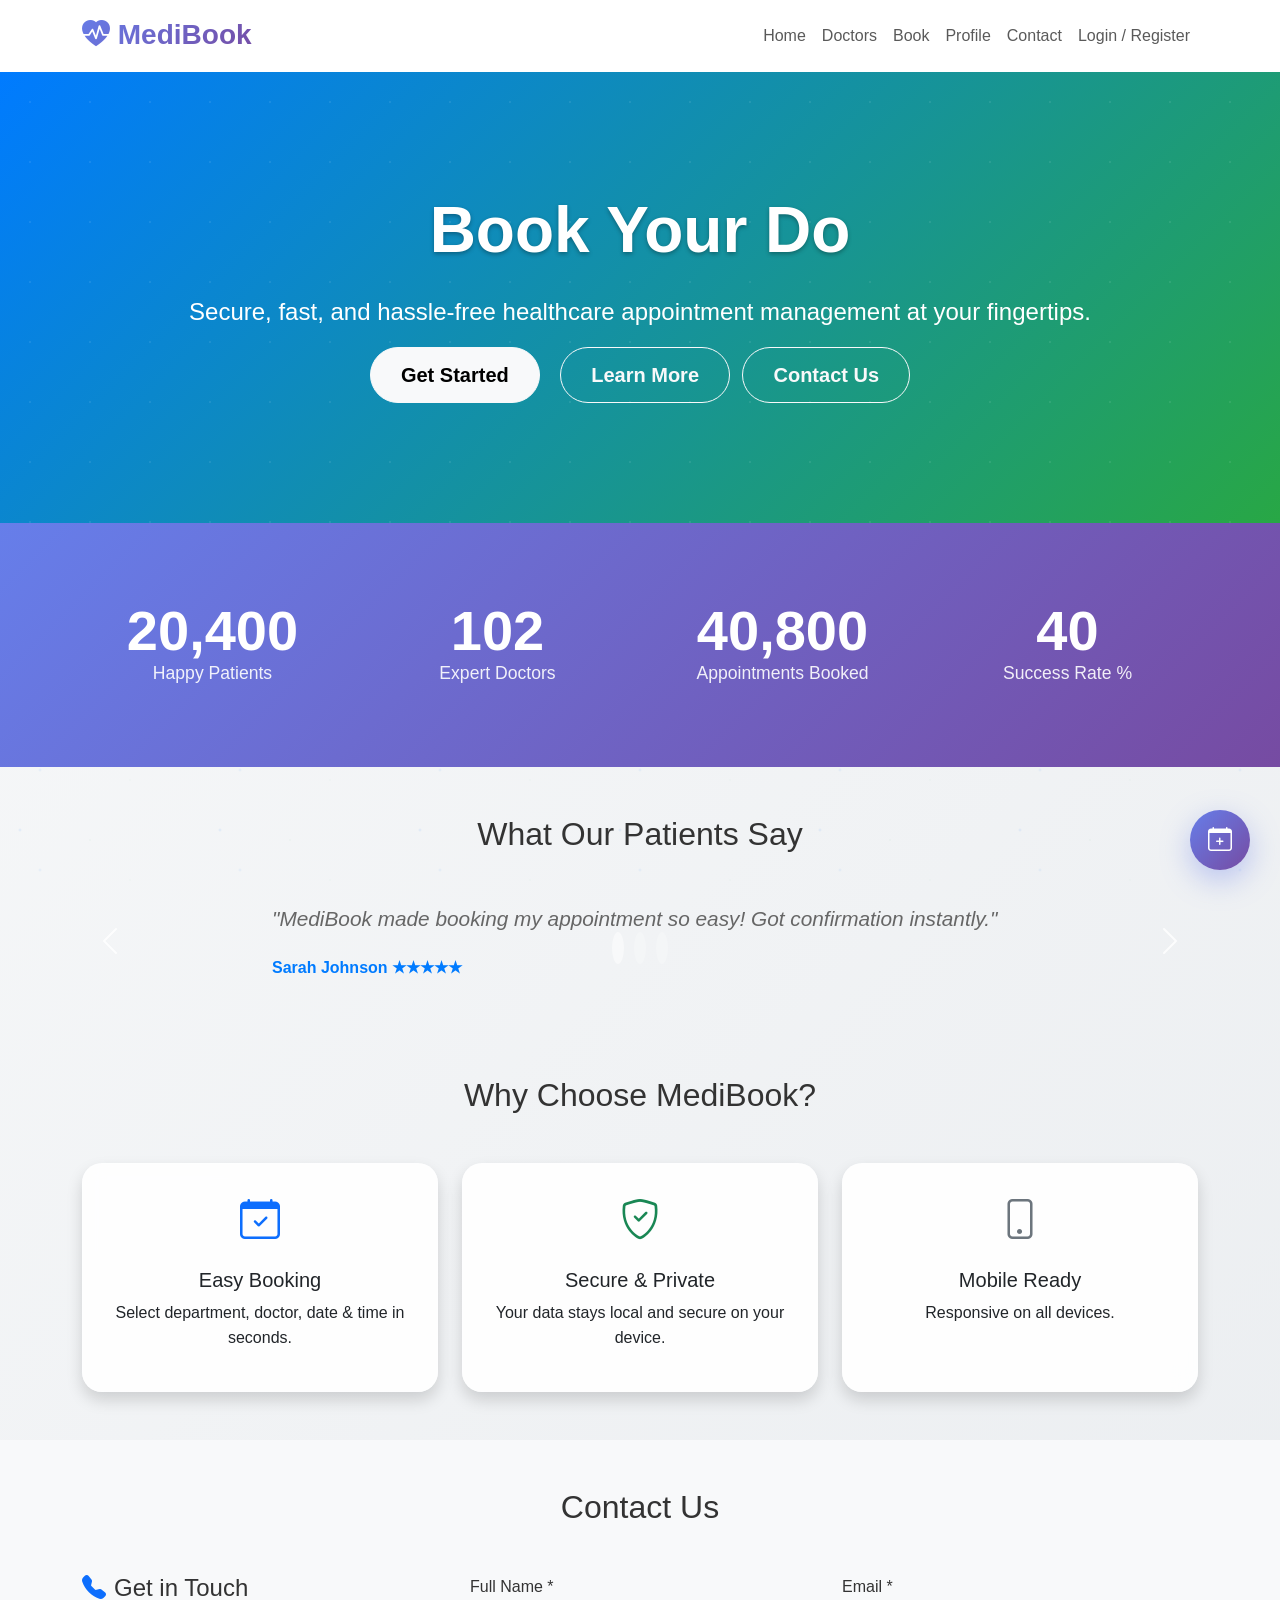
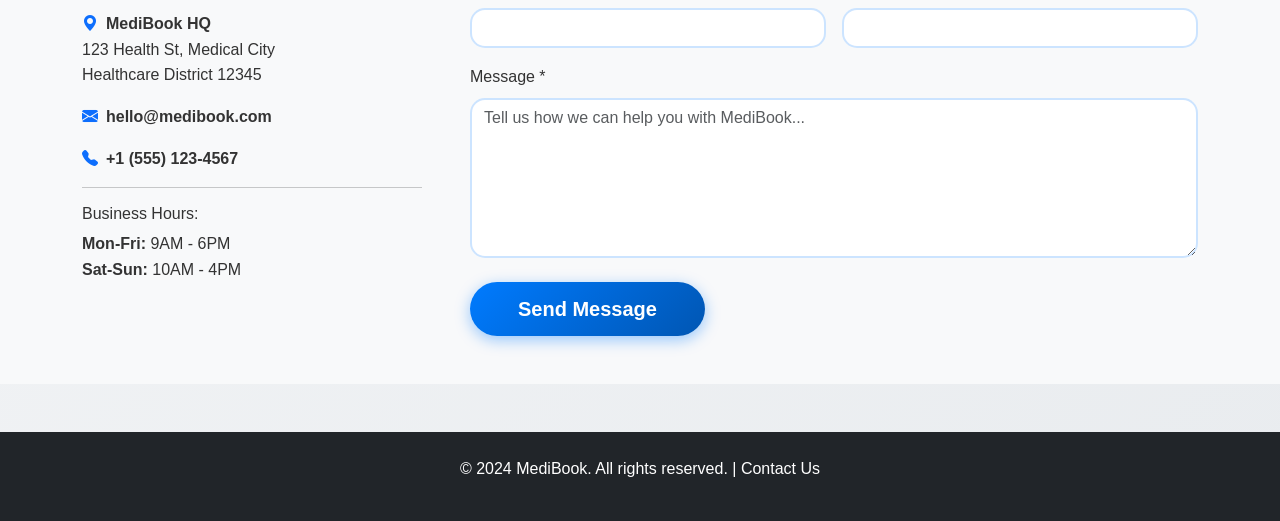
<file: index.html>
<!DOCTYPE html>
<html lang="en">
<head>
  <meta charset="UTF-8">
  <meta name="viewport" content="width=device-width, initial-scale=1.0">
  <title>MediBook - Healthcare Appointment Management</title>
  <!-- Bootstrap 5 CDN -->
  <link href="https://cdn.jsdelivr.net/npm/bootstrap@5.3.3/dist/css/bootstrap.min.css" rel="stylesheet">
<link href="styles-enhanced.css" rel="stylesheet">
  <link href="https://cdn.jsdelivr.net/npm/bootstrap-icons@1.11.3/font/bootstrap-icons.css" rel="stylesheet">
</head>
<body>
  <!-- Navbar -->
  <nav class="navbar navbar-expand-lg navbar-light">
    <div class="container">
      <a class="navbar-brand fw-bold fs-3" href="index.html">
        <i class="bi bi-heart-pulse-fill text-primary"></i> MediBook
      </a>
      <button class="navbar-toggler" type="button" data-bs-toggle="collapse" data-bs-target="#navbarNav">
        <span class="navbar-toggler-icon"></span>
      </button>
      <div class="collapse navbar-collapse" id="navbarNav">
        <ul class="navbar-nav ms-auto">
<li class="nav-item"><a class="nav-link" href="index.html">Home</a></li>
          <li class="nav-item"><a class="nav-link" href="doctors.html">Doctors</a></li>
          <li class="nav-item"><a class="nav-link" href="book.html">Book</a></li>
          <li class="nav-item"><a class="nav-link" href="profile.html">Profile</a></li>
          <li class="nav-item"><a class="nav-link" href="#contact">Contact</a></li>
          <li class="nav-item" id="navUser" style="display: none;">
            <a class="nav-link" href="#" onclick="logoutUser()">Logout</a>
          </li>
          <li class="nav-item" id="navLogin">
            <a class="nav-link" href="login.html">Login / Register</a>
          </li>
        </ul>
      </div>
    </div>
  </nav>

  <!-- Hero Section -->
  <section class="hero">
    <div class="container">
      <h1>Book Your Doctor Appointments Easily</h1>
      <p class="lead fs-4">Secure, fast, and hassle-free healthcare appointment management at your fingertips.</p>
      <a href="login.html" class="btn btn-light btn-lg me-3">Get Started</a>
      <a href="#features" class="btn btn-outline-light btn-lg">Learn More</a>
      <a href="#contact" class="btn btn-outline-light btn-lg ms-2">Contact Us</a>
    </div>
  </section>

  <!-- Stats Section -->
  <section class="stats-section reveal">
    <div class="container">
      <div class="row g-4">
        <div class="col-md-3 col-sm-6 stat-item reveal">
          <span class="stat-number" data-target="50000">0</span>
          <span class="stat-label">Happy Patients</span>
        </div>
        <div class="col-md-3 col-sm-6 stat-item reveal">
          <span class="stat-number" data-target="250">0</span>
          <span class="stat-label">Expert Doctors</span>
        </div>
        <div class="col-md-3 col-sm-6 stat-item reveal">
          <span class="stat-number" data-target="100000">0</span>
          <span class="stat-label">Appointments Booked</span>
        </div>
        <div class="col-md-3 col-sm-6 stat-item reveal">
          <span class="stat-number" data-target="99">0</span>
          <span class="stat-label">Success Rate %</span>
        </div>
      </div>
    </div>
  </section>

  <!-- Testimonials Carousel -->
  <section class="py-5 reveal">
    <div class="container">
      <h2 class="text-center mb-5">What Our Patients Say</h2>
      <div id="testimonialCarousel" class="carousel slide" data-bs-ride="carousel">
        <div class="carousel-inner">
          <div class="carousel-item active">
            <div class="row justify-content-center">
              <div class="col-lg-8">
                <blockquote class="testimonial-text">"MediBook made booking my appointment so easy! Got confirmation instantly."</blockquote>
                <div class="testimonial-author">Sarah Johnson ★★★★★</div>
              </div>
            </div>
          </div>
          <div class="carousel-item">
            <div class="row justify-content-center">
              <div class="col-lg-8">
                <blockquote class="testimonial-text">"Excellent doctors and smooth experience. Highly recommended!"</blockquote>
                <div class="testimonial-author">Dr. Michael Chen ★★★★★</div>
              </div>
            </div>
          </div>
          <div class="carousel-item">
            <div class="row justify-content-center">
              <div class="col-lg-8">
                <blockquote class="testimonial-text">"The best healthcare app I've used. Secure and user-friendly."</blockquote>
                <div class="testimonial-author">Emily Davis ★★★★★</div>
              </div>
            </div>
          </div>
        </div>
        <button class="carousel-control-prev" type="button" data-bs-target="#testimonialCarousel" data-bs-slide="prev">
          <span class="carousel-control-prev-icon"></span>
        </button>
        <button class="carousel-control-next" type="button" data-bs-target="#testimonialCarousel" data-bs-slide="next">
          <span class="carousel-control-next-icon"></span>
        </button>
        <div class="carousel-indicators">
          <button type="button" data-bs-target="#testimonialCarousel" data-bs-slide-to="0" class="active"></button>
          <button type="button" data-bs-target="#testimonialCarousel" data-bs-slide-to="1"></button>
          <button type="button" data-bs-target="#testimonialCarousel" data-bs-slide-to="2"></button>
        </div>
      </div>
    </div>
  </section>

  <!-- Features -->
  <section id="features" class="py-5">
    <div class="container">
      <h2 class="text-center mb-5 reveal">Why Choose MediBook?</h2>
      <div class="row g-4">
        <div class="col-md-4 reveal">
          <div class="card h-100 text-center p-4">
            <i class="bi bi-calendar-check fs-1 text-primary mb-3"></i>
            <h5>Easy Booking</h5>
            <p>Select department, doctor, date & time in seconds.</p>
          </div>
        </div>
        <div class="col-md-4 reveal">
          <div class="card h-100 text-center p-4">
            <i class="bi bi-shield-check fs-1 text-success mb-3"></i>
            <h5>Secure & Private</h5>
            <p>Your data stays local and secure on your device.</p>
          </div>
        </div>
        <div class="col-md-4 reveal">
          <div class="card h-100 text-center p-4">
            <i class="bi bi-phone fs-1 text-secondary mb-3"></i>
            <h5>Mobile Ready</h5>
            <p>Responsive on all devices.</p>
          </div>
        </div>
      </div>
    </div>
  </section>

  <!-- Contact Us Section -->
  <section id="contact" class="py-5 bg-light">
    <div class="container">
      <h2 class="text-center mb-5">Contact Us</h2>
      <div class="row g-5">
        <!-- Contact Info -->
        <div class="col-lg-4">
          <div class="text-center text-lg-start">
            <h4><i class="bi bi-telephone-fill text-primary me-2"></i>Get in Touch</h4>
            <p><i class="bi bi-geo-alt-fill me-2 text-primary"></i><strong>MediBook HQ</strong><br>123 Health St, Medical City<br>Healthcare District 12345</p>
            <p><i class="bi bi-envelope-fill me-2 text-primary"></i><strong>hello@medibook.com</strong></p>
            <p><i class="bi bi-telephone-fill me-2 text-primary"></i><strong>+1 (555) 123-4567</strong></p>
            <hr>
            <h6>Business Hours:</h6>
            <p><strong>Mon-Fri:</strong> 9AM - 6PM<br><strong>Sat-Sun:</strong> 10AM - 4PM</p>
          </div>
        </div>
        <!-- Contact Form -->
        <div class="col-lg-8">
          <form id="contactForm">
            <div class="row g-3">
              <div class="col-md-6">
                <label for="contactName" class="form-label">Full Name *</label>
                <input type="text" class="form-control" id="contactName" required>
              </div>
              <div class="col-md-6">
                <label for="contactEmail" class="form-label">Email *</label>
                <input type="email" class="form-control" id="contactEmail" required>
              </div>
            </div>
            <div class="mb-4 mt-3">
              <label for="contactMessage" class="form-label">Message *</label>
              <textarea class="form-control" id="contactMessage" rows="6" required placeholder="Tell us how we can help you with MediBook..."></textarea>
            </div>
            <button type="submit" class="btn btn-primary btn-lg px-5">Send Message</button>
          </form>
        </div>
      </div>
    </div>
  </section>

  <!-- Footer -->
  <footer class="bg-dark text-white py-4 mt-5">
    <div class="container text-center">
      <p>&copy; 2024 MediBook. All rights reserved. | <a href="#contact" class="text-white text-decoration-none">Contact Us</a></p>
    </div>
  </footer>

  <!-- Bootstrap JS & Custom Script -->
  <script src="https://cdn.jsdelivr.net/npm/bootstrap@5.3.3/dist/js/bootstrap.bundle.min.js"></script>

<script src="script.js"></script>
  <script>
    // Page-specific enhancements
    document.addEventListener('DOMContentLoaded', () => {
      // Typed headline effect
      const headline = document.querySelector('.hero h1');
      if (headline) {
        const text = headline.textContent;
        headline.textContent = '';
        let i = 0;
        const type = () => {
          if (i < text.length) {
            headline.textContent += text.charAt(i);
            i++;
            setTimeout(type, 100);
          }
        };
        setTimeout(type, 500);
      }

      // Add reveal classes
      const reveals = document.querySelectorAll('.reveal');
      
      const revealOnScroll = () => {
        reveals.forEach(reveal => {
          const windowHeight = window.innerHeight;
          const revealTop = reveal.getBoundingClientRect().top;
          const revealPoint = 150;
          
          if (revealTop < windowHeight - revealPoint) {
            reveal.classList.add('active');
          }
        });
      };
      
      window.addEventListener('scroll', revealOnScroll);
      revealOnScroll(); // Initial check

      // Floating CTA
      const floatingCta = document.createElement('button');
      floatingCta.className = 'floating-cta';
      floatingCta.innerHTML = '<i class="bi bi-calendar-plus"></i>';
      floatingCta.onclick = () => window.location.href = 'book.html';
      document.body.appendChild(floatingCta);
    });
  </script>
</body>
</html>
</file>
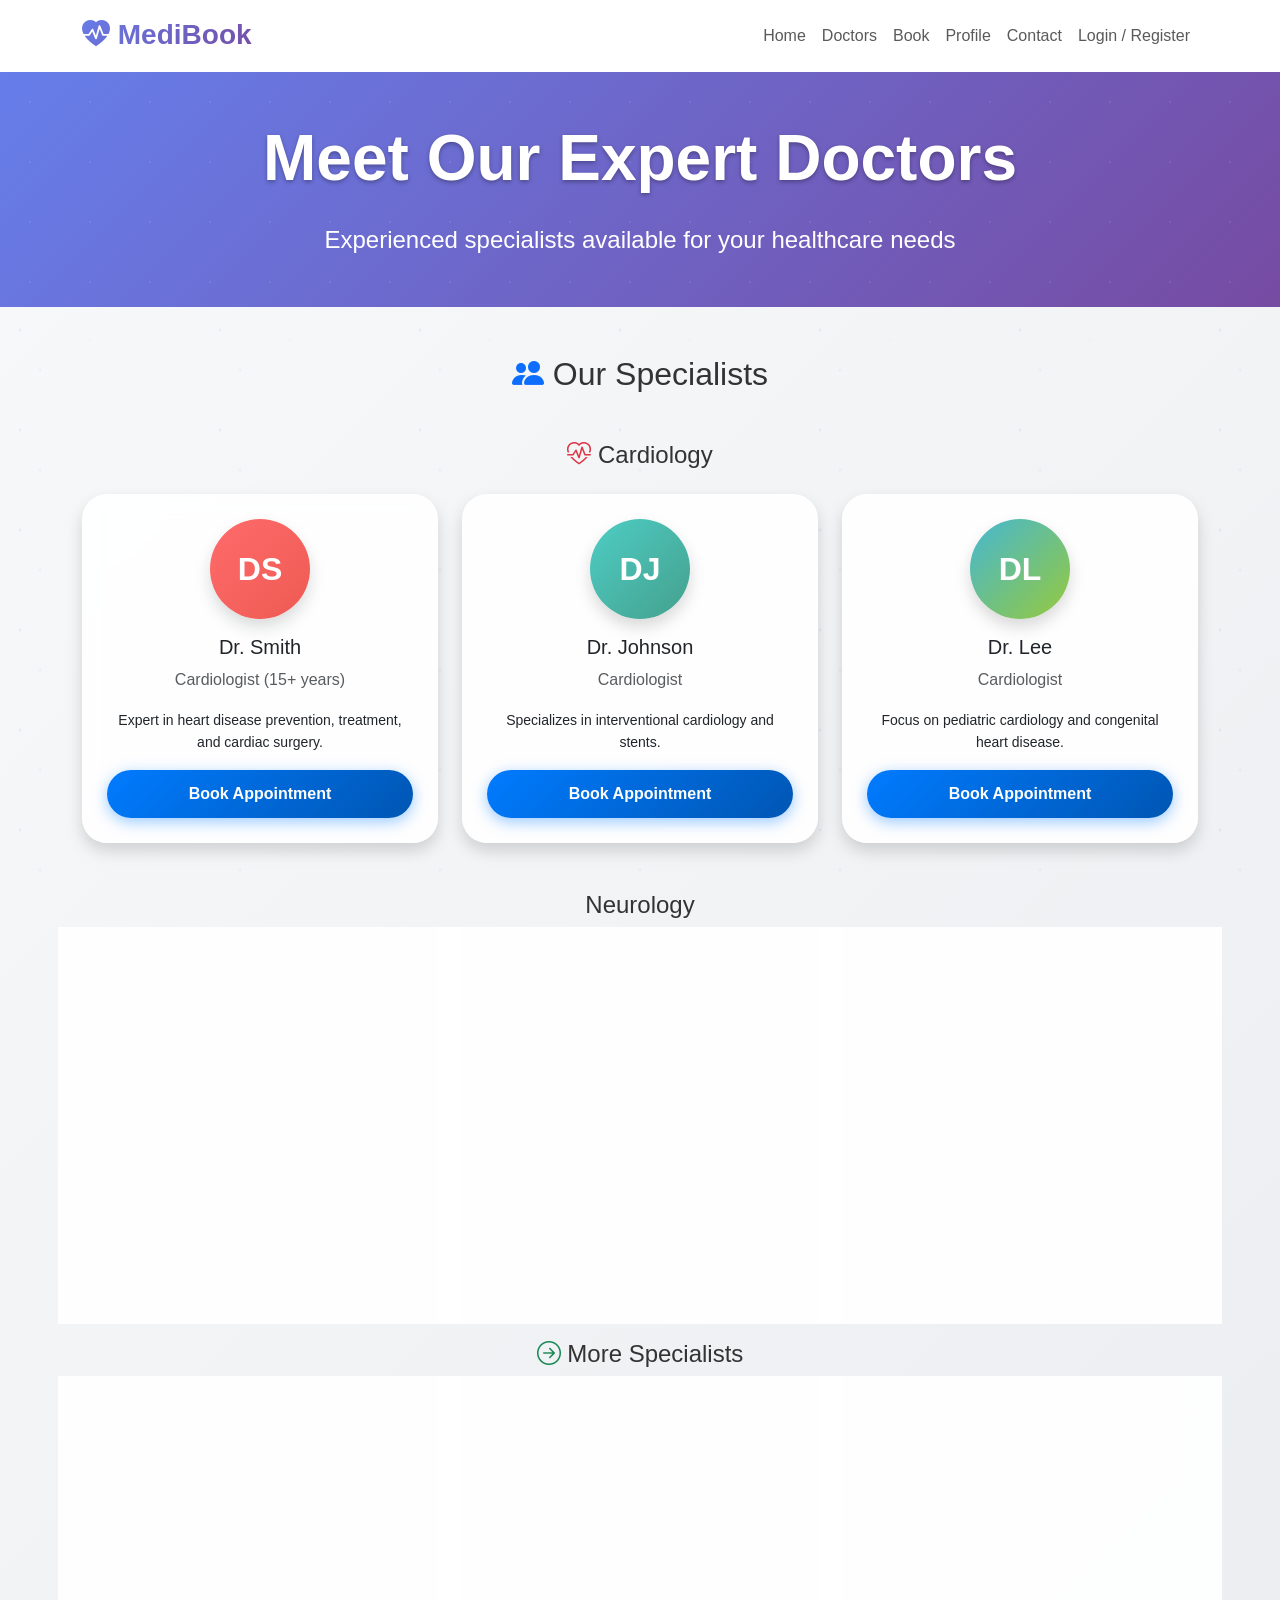
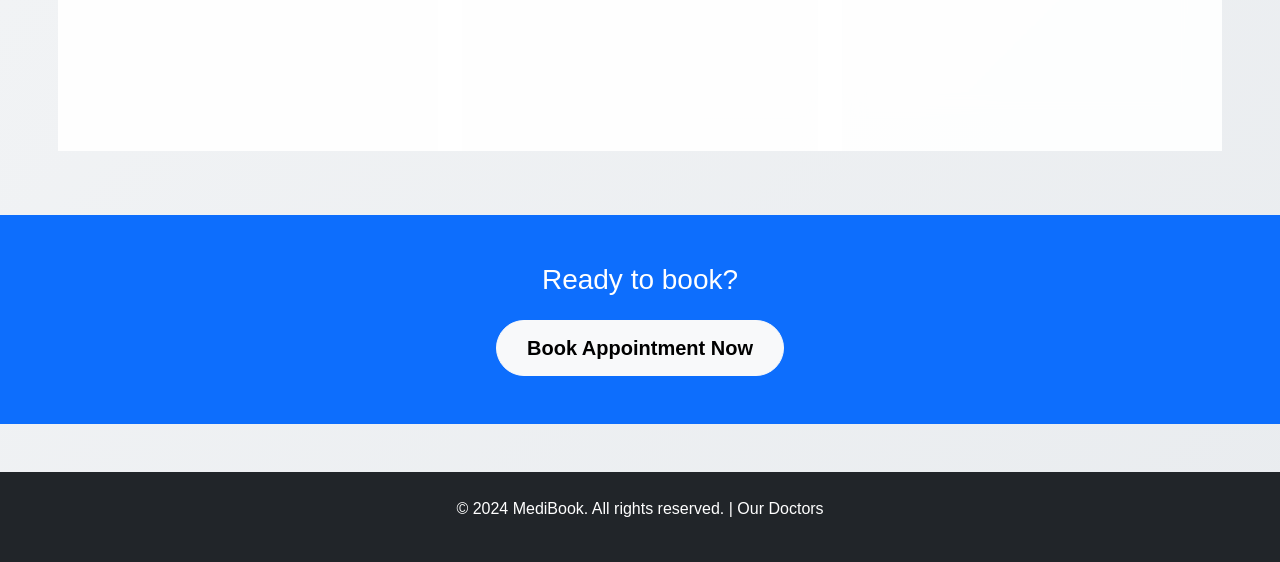
<file: doctors.html>
<!DOCTYPE html>
<html lang="en">
<head>
  <meta charset="UTF-8">
  <meta name="viewport" content="width=device-width, initial-scale=1.0">
  <title>Our Doctors - MediBook</title>
  <link href="https://cdn.jsdelivr.net/npm/bootstrap@5.3.3/dist/css/bootstrap.min.css" rel="stylesheet">
<link href="styles-enhanced.css" rel="stylesheet">
  <link href="https://cdn.jsdelivr.net/npm/bootstrap-icons@1.11.3/font/bootstrap-icons.css" rel="stylesheet">
</head>
<body>
  <!-- Navbar -->
  <nav class="navbar navbar-expand-lg navbar-light">
    <div class="container">
      <a class="navbar-brand fw-bold fs-3" href="index.html">
        <i class="bi bi-heart-pulse-fill text-primary"></i> MediBook
      </a>
      <button class="navbar-toggler" type="button" data-bs-toggle="collapse" data-bs-target="#navbarNav">
        <span class="navbar-toggler-icon"></span>
      </button>
      <div class="collapse navbar-collapse" id="navbarNav">
        <ul class="navbar-nav ms-auto">
          <li class="nav-item"><a class="nav-link" href="index.html">Home</a></li>
          <li class="nav-item"><a class="nav-link" href="doctors.html">Doctors</a></li>
          <li class="nav-item"><a class="nav-link" href="book.html">Book</a></li>
          <li class="nav-item"><a class="nav-link" href="profile.html">Profile</a></li>
          <li class="nav-item"><a class="nav-link" href="#contact">Contact</a></li>
          <li class="nav-item" id="navUser" style="display: none;">
            <a class="nav-link" href="#" onclick="logoutUser()">Logout</a>
          </li>
          <li class="nav-item" id="navLogin">
            <a class="nav-link" href="login.html">Login / Register</a>
          </li>
        </ul>
      </div>
    </div>
  </nav>

  <!-- Hero Section -->
  <section class="hero text-white py-5" style="background: linear-gradient(135deg, #667eea 0%, #764ba2 100%);">
    <div class="container text-center">
      <h1 class="display-4 fw-bold mb-4">Meet Our Expert Doctors</h1>
      <p class="lead fs-4 mb-0">Experienced specialists available for your healthcare needs</p>
    </div>
  </section>

  <!-- Doctors by Department -->
  <section class="py-5">
    <div class="container">
      <h2 class="text-center mb-5"><i class="bi bi-people-fill text-primary"></i> Our Specialists</h2>
      
      <!-- Cardiology -->
      <div class="mb-5">
        <h4 class="text-center mb-4"><i class="bi bi-heart-pulse text-danger"></i> Cardiology</h4>
        <div class="row g-4">
          <div class="col-md-4">
            <div class="card doctor-card h-100">
              <div class="card-body text-center p-4">
                <div class="avatar mb-3 mx-auto" style="width: 100px; height: 100px; background: linear-gradient(135deg, #ff6b6b, #ee5a52); border-radius: 50%; display: flex; align-items: center; justify-content: center; font-size: 2rem; color: white; font-weight: bold;">DS</div>
                <h5 class="card-title">Dr. Smith</h5>
                <p class="text-muted">Cardiologist (15+ years)</p>
                <p class="card-text small">Expert in heart disease prevention, treatment, and cardiac surgery.</p>
                <a href="book.html" class="btn btn-primary w-100">Book Appointment</a>
              </div>
            </div>
          </div>
          <div class="col-md-4">
            <div class="card doctor-card h-100">
              <div class="card-body text-center p-4">
                <div class="avatar mb-3 mx-auto" style="width: 100px; height: 100px; background: linear-gradient(135deg, #4ecdc4, #44a08d); border-radius: 50%; display: flex; align-items: center; justify-content: center; font-size: 2rem; color: white; font-weight: bold;">DJ</div>
                <h5 class="card-title">Dr. Johnson</h5>
                <p class="text-muted">Cardiologist</p>
                <p class="card-text small">Specializes in interventional cardiology and stents.</p>
                <a href="book.html" class="btn btn-primary w-100">Book Appointment</a>
              </div>
            </div>
          </div>
          <div class="col-md-4">
            <div class="card doctor-card h-100">
              <div class="card-body text-center p-4">
                <div class="avatar mb-3 mx-auto" style="width: 100px; height: 100px; background: linear-gradient(135deg, #45b7d1, #96c93d); border-radius: 50%; display: flex; align-items: center; justify-content: center; font-size: 2rem; color: white; font-weight: bold;">DL</div>
                <h5 class="card-title">Dr. Lee</h5>
                <p class="text-muted">Cardiologist</p>
                <p class="card-text small">Focus on pediatric cardiology and congenital heart disease.</p>
                <a href="book.html" class="btn btn-primary w-100">Book Appointment</a>
              </div>
            </div>
          </div>
        </div>
      </div>

      <!-- Neurology -->
      <div class="mb-5">
        <h4 class="text-center mb-4"><i class="bi bi-brain text-warning"></i> Neurology</h4>
        <div class="row g-4">
          <div class="col-md-4">
            <div class="card doctor-card h-100">
              <div class="card-body text-center p-4">
                <div class="avatar mb-3 mx-auto" style="width: 100px; height: 100px; background: linear-gradient(135deg, #a8edea, #fed6e3); border-radius: 50%; display: flex; align-items: center; justify-content: center; font-size: 2rem; color: #333; font-weight: bold;">DB</div>
                <h5 class="card-title">Dr. Brown</h5>
                <p class="text-muted">Neurologist</p>
                <p class="card-text small">Treatment of stroke, epilepsy, and neurodegenerative diseases.</p>
                <a href="book.html" class="btn btn-primary w-100">Book Appointment</a>
              </div>
            </div>
          </div>
          <div class="col-md-4">
            <div class="card doctor-card h-100">
              <div class="card-body text-center p-4">
                <div class="avatar mb-3 mx-auto" style="width: 100px; height: 100px; background: linear-gradient(135deg, #ffecd2, #fcb69f); border-radius: 50%; display: flex; align-items: center; justify-content: center; font-size: 2rem; color: #333; font-weight: bold;">DD</div>
                <h5 class="card-title">Dr. Davis</h5>
                <p class="text-muted">Neurologist</p>
                <p class="card-text small">Specialist in multiple sclerosis and neuroimmunology.</p>
                <a href="book.html" class="btn btn-primary w-100">Book Appointment</a>
              </div>
            </div>
          </div>
          <div class="col-md-4">
            <div class="card doctor-card h-100">
              <div class="card-body text-center p-4">
                <div class="avatar mb-3 mx-auto" style="width: 100px; height: 100px; background: linear-gradient(135deg, #d299c2, #fef9d7); border-radius: 50%; display: flex; align-items: center; justify-content: center; font-size: 2rem; color: #333; font-weight: bold;">DW</div>
                <h5 class="card-title">Dr. Wilson</h5>
                <p class="text-muted">Neurologist</p>
                <p class="card-text small">Expert in headache medicine and pain management.</p>
                <a href="book.html" class="btn btn-primary w-100">Book Appointment</a>
              </div>
            </div>
          </div>
        </div>
      </div>

      <!-- Other Departments (Orthopedics, Dermatology, Pediatrics) - Similar structure -->
      <div class="mb-5">
        <h4 class="text-center mb-4"><i class="bi bi-arrow-right-circle text-success"></i> More Specialists</h4>
        <div class="row g-4">
          <div class="col-md-4"><div class="card doctor-card h-100"><div class="card-body text-center p-4"><div class="avatar mb-3 mx-auto" style="width: 100px; height: 100px; background: linear-gradient(135deg, #f093fb, #f5576c); border-radius: 50%; display: flex; align-items: center; justify-content: center; font-size: 2rem; color: white; font-weight: bold;">DT</div><h5>Dr. Taylor</h5><p class="text-muted">Orthopedics</p><p class="card-text small">Joint replacement & sports medicine</p><a href="book.html" class="btn btn-primary w-100">Book</a></div></div></div>
          <div class="col-md-4"><div class="card doctor-card h-100"><div class="card-body text-center p-4"><div class="avatar mb-3 mx-auto" style="width: 100px; height: 100px; background: linear-gradient(135deg, #4facfe, #00f2fe); border-radius: 50%; display: flex; align-items: center; justify-content: center; font-size: 2rem; color: white; font-weight: bold;">DA</div><h5>Dr. Anderson</h5><p class="text-muted">Orthopedics</p><p class="card-text small">Spine surgery specialist</p><a href="book.html" class="btn btn-primary w-100">Book</a></div></div></div>
          <div class="col-md-4"><div class="card doctor-card h-100"><div class="card-body text-center p-4"><div class="avatar mb-3 mx-auto" style="width: 100px; height: 100px; background: linear-gradient(135deg, #43e97b, #38f9d7); border-radius: 50%; display: flex; align-items: center; justify-content: center; font-size: 2rem; color: white; font-weight: bold;">DG</div><h5>Dr. Garcia</h5><p class="text-muted">Pediatrics</p><p class="card-text small">Child healthcare expert</p><a href="book.html" class="btn btn-primary w-100">Book</a></div></div></div>
        </div>
      </div>
    </div>
  </section>

  <!-- CTA Section -->
  <section class="py-5 bg-primary text-white">
    <div class="container text-center">
      <h3>Ready to book?</h3>
      <a href="book.html" class="btn btn-light btn-lg mt-3">Book Appointment Now</a>
    </div>
  </section>

  <!-- Footer -->
  <footer class="bg-dark text-white py-4 mt-5">
    <div class="container text-center">
      <p>&copy; 2024 MediBook. All rights reserved. | <a href="doctors.html" class="text-white text-decoration-none">Our Doctors</a></p>
    </div>
  </footer>

  <script src="https://cdn.jsdelivr.net/npm/bootstrap@5.3.3/dist/js/bootstrap.bundle.min.js"></script>
  <script src="script.js"></script>
  <script>
    // Load navbar state
    document.addEventListener('DOMContentLoaded', () => {
      loadCurrentUser();
      updateNavbar();
    });
  </script>
</body>
</html>
</file>
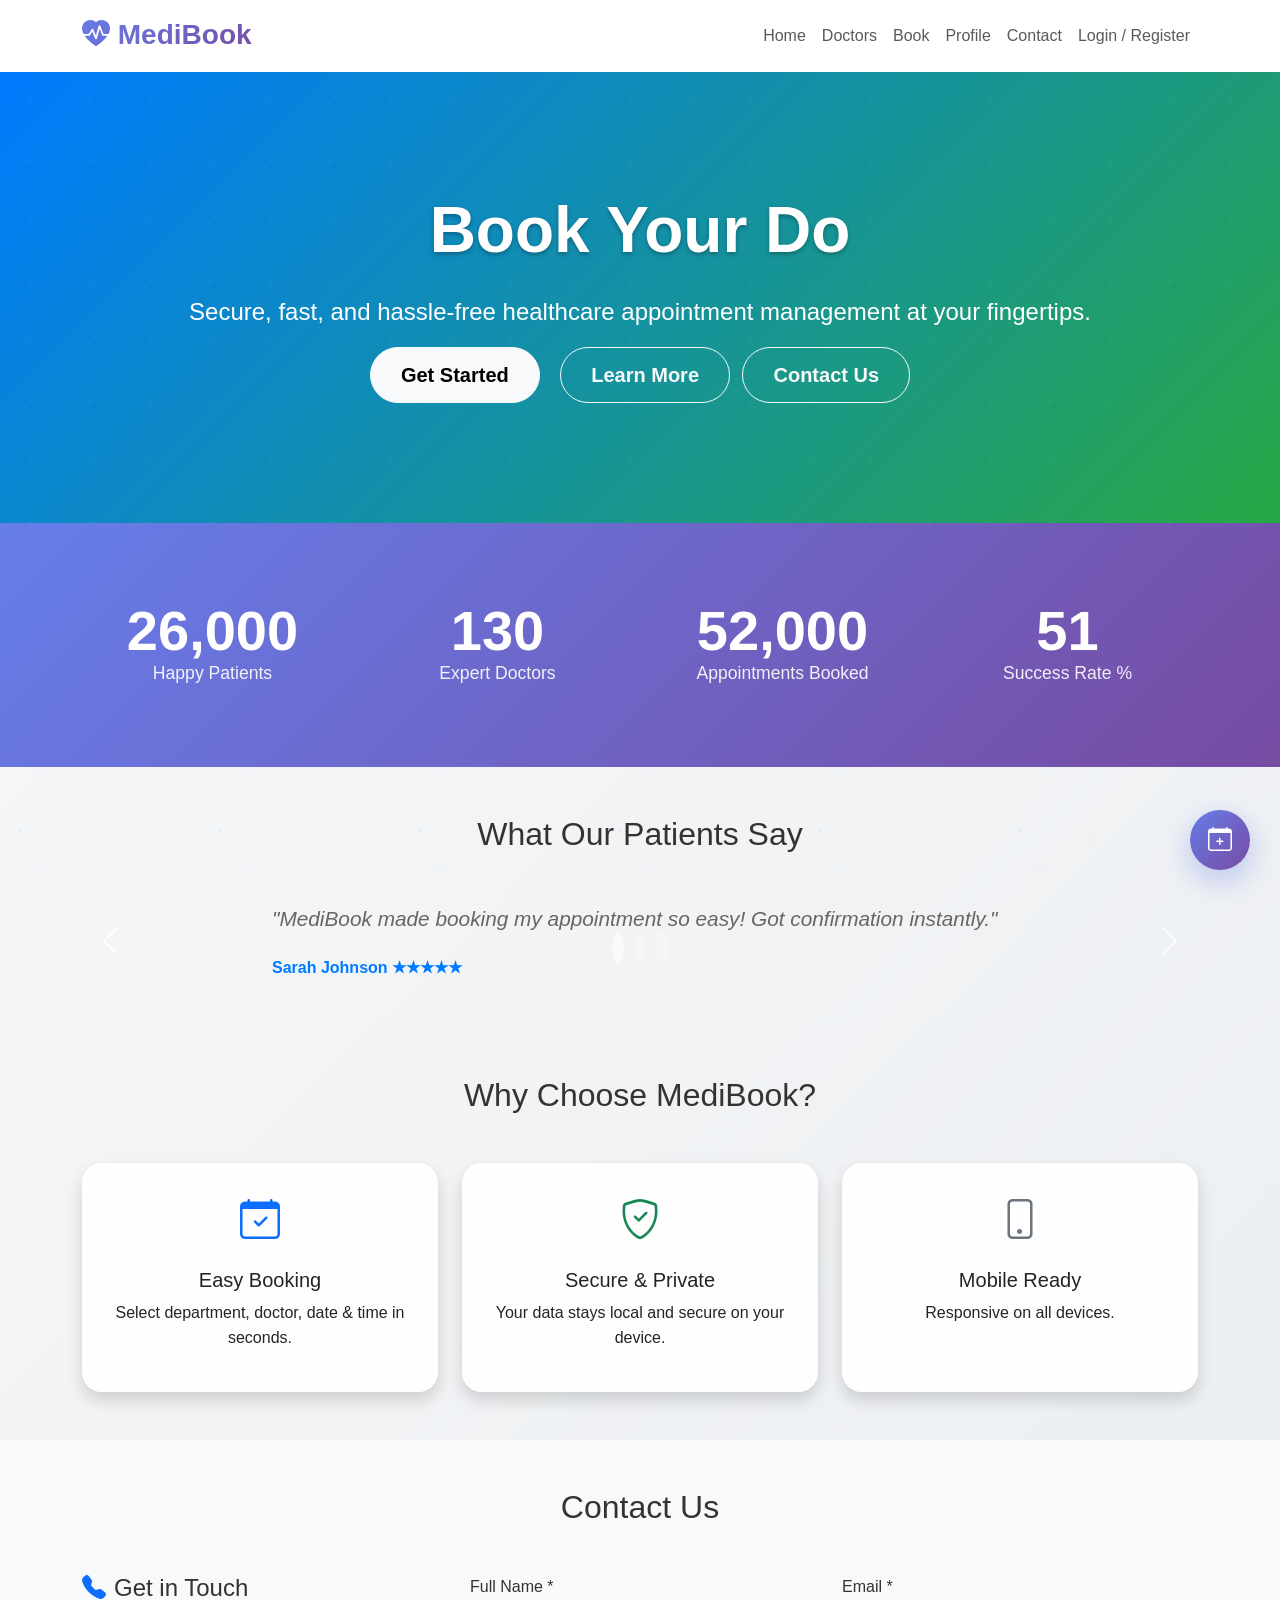
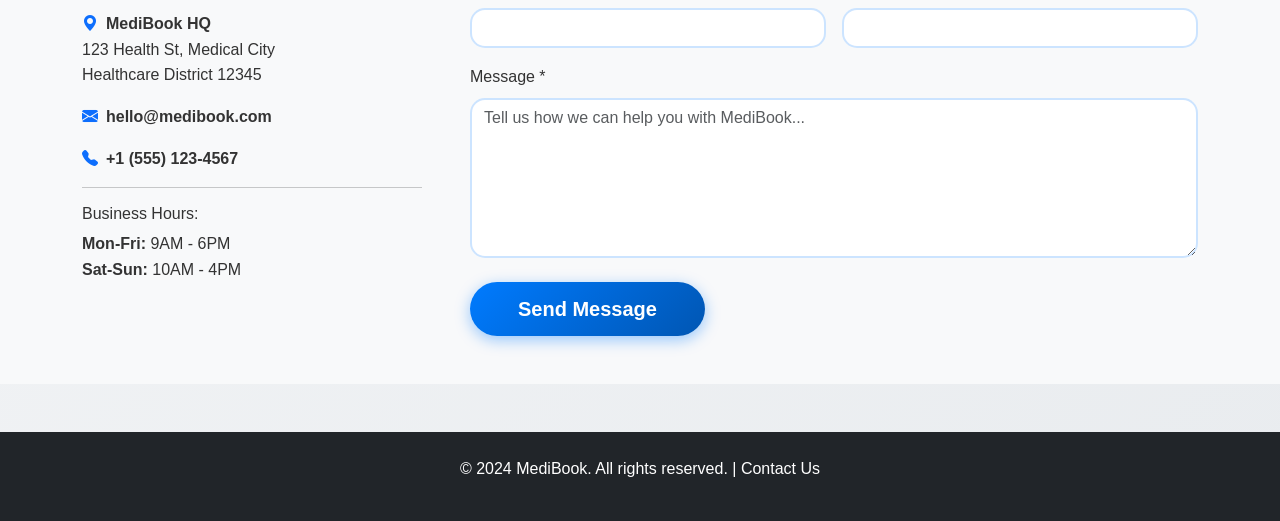
<file: profile.html>
<!DOCTYPE html>
<html lang="en">
<head>
  <meta charset="UTF-8">
  <meta name="viewport" content="width=device-width, initial-scale=1.0">
  <title>Profile - MediBook</title>
  <link href="https://cdn.jsdelivr.net/npm/bootstrap@5.3.3/dist/css/bootstrap.min.css" rel="stylesheet">
<link href="styles-enhanced.css" rel="stylesheet">
  <link href="https://cdn.jsdelivr.net/npm/bootstrap-icons@1.11.3/font/bootstrap-icons.css" rel="stylesheet">
</head>
<body>
  <!-- Navbar -->
  <!-- Navbar - Consistent -->
  <nav class="navbar navbar-expand-lg navbar-light" id="mainNav">
    <div class="container">
      <a class="navbar-brand fw-bold fs-3" href="index.html">
        <i class="bi bi-heart-pulse-fill text-primary"></i> MediBook
      </a>
      <button class="navbar-toggler" type="button" data-bs-toggle="collapse" data-bs-target="#navbarNav">
        <span class="navbar-toggler-icon"></span>
      </button>
      <div class="collapse navbar-collapse" id="navbarNav">
        <ul class="navbar-nav ms-auto">
          <li class="nav-item"><a class="nav-link active" href="index.html">Home</a></li>
          <li class="nav-item"><a class="nav-link" href="doctors.html">Doctors</a></li>
          <li class="nav-item"><a class="nav-link" href="book.html">Book</a></li>
          <li class="nav-item" id="navUser" style="display: none;"><a class="nav-link" href="#" onclick="logoutUser()">Logout</a></li>
          <li class="nav-item" id="navLogin"><a class="nav-link" href="login.html">Login</a></li>
        </ul>
      </div>
    </div>
  </nav>

  <div class="container py-5">
    <h1><i class="bi bi-person-circle"></i> Profile & History</h1>
    
    <div class="row g-4">
      <!-- Profile Card -->
      <div class="col-md-4">
        <div class="card shadow h-100">
          <div class="card-header bg-primary text-white">
            <h5 class="mb-0">Your Profile</h5>
          </div>
          <div class="card-body">
            <p><strong>Name:</strong> <span id="profName"></span></p>
            <p><strong>Email:</strong> <span id="profEmail"></span></p>
            <!-- Edit not implemented for simplicity -->
          </div>
        </div>
      </div>

      <!-- Appointments History -->
      <div class="col-md-8">
        <div class="card shadow">
          <div class="card-header">
            <h5 class="mb-0"><i class="bi bi-clock-history"></i> Appointment History</h5>
          </div>
          <div class="card-body">
            <div class="table-responsive">
              <table class="table table-hover reveal">
                <thead class="table-dark">
                  <tr>
                    <th>Date</th>
                    <th>Time</th>
                    <th>Department</th>
                    <th>Doctor</th>
                    <th>Status</th>
                    <th>Action</th>
                  </tr>
                </thead>
                <tbody id="historyTable">
                  <!-- Populated by JS -->
                </tbody>
              </table>
            </div>
            <div id="noHistory" class="text-center text-muted py-4 reveal">
              <i class="bi bi-calendar-x fs-1 mb-3 text-muted"></i>
              <h5>No appointments yet</h5>
              <p class="lead">Book your first appointment with our expert doctors!</p>
              <a href="book.html" class="btn btn-primary btn-lg mt-3 reveal">
                <i class="bi bi-calendar-plus"></i> Book Now
              </a>
            </div>
          </div>
        </div>
      </div>
    </div>
  </div>

  <script src="https://cdn.jsdelivr.net/npm/bootstrap@5.3.3/dist/js/bootstrap.bundle.min.js"></script>
<script src="script.js"></script>
  <script>
    document.addEventListener('DOMContentLoaded', () => {
      loadCurrentUser();
      updateNavbar();
      if (!currentUser) {
        window.location.href = 'login.html';
        return;
      }
      
      document.getElementById('profName').textContent = currentUser.name;
      document.getElementById('profEmail').textContent = currentUser.email;

      const appts = getUserAppointments();
      const tbody = document.getElementById('historyTable');
      const noHistoryDiv = document.getElementById('noHistory');
      
      if (appts.length === 0) {
        noHistoryDiv.style.display = 'block';
        tbody.innerHTML = '';
      } else {
        noHistoryDiv.style.display = 'none';
        appts.forEach(appt => {
          const statusClass = appt.status === 'pending' ? 'badge-pending' : 
                             appt.status === 'confirmed' ? 'badge-confirmed' : 'badge-cancelled';
          const statusBadge = `<span class="badge ${statusClass}">${appt.status.toUpperCase()}</span>`;
          const row = `
            <tr>
              <td>${new Date(appt.date).toLocaleDateString()}</td>
              <td>${appt.time}</td>
              <td>${appt.dept}</td>
              <td>${appt.doctor}</td>
              <td>${statusBadge}</td>
              <td>
                <button class="btn btn-sm btn-outline-danger" onclick="confirmDelete(${appt.id}, deleteAppointment)">
                  <i class="bi bi-trash"></i> Cancel
                </button>
              </td>
            </tr>
          `;
          tbody.insertAdjacentHTML('beforeend', row);
        });
      }
      
      // Scroll reveals
      initScrollReveals();
    });
  </script>
  <script>
    document.addEventListener('DOMContentLoaded', () => {
      loadCurrentUser();
      if (!currentUser) {
        window.location.href = 'login.html';
        return;
      }
      
      document.getElementById('profName').textContent = currentUser.name;
      document.getElementById('profEmail').textContent = currentUser.email;

      const appts = getUserAppointments();
      const tbody = document.getElementById('historyTable');
      const noHistoryDiv = document.getElementById('noHistory');
      if (appts.length === 0) {
        noHistoryDiv.style.display = 'block';
        tbody.innerHTML = '';
      } else {
        noHistoryDiv.style.display = 'none';
        appts.forEach(appt => {
          const statusBadge = `<span class="badge badge-${appt.status}">${appt.status.charAt(0).toUpperCase() + appt.status.slice(1)}</span>`;
          const row = `
            <tr>
              <td>${new Date(appt.date).toLocaleDateString()}</td>
              <td>${appt.time}</td>
              <td>${appt.dept}</td>
              <td>${appt.doctor}</td>
              <td>${statusBadge}</td>
            </tr>
          `;
          tbody.insertAdjacentHTML('beforeend', row);
        });
      }
    });
  </script>
</body>
</html>
</file>
<file: styles-enhanced.css>
/* Enhanced MediBook Styles - Interactive & Attractive */
:root {
  --primary-color: #007bff;
  --secondary-color: #28a745;
  --danger-color: #dc3545;
  --light-bg: #f8f9fa;
  --white: #ffffff;
  --shadow: 0 0.5rem 1rem rgba(0, 0, 0, 0.15);
  --glass-bg: rgba(255, 255, 255, 0.25);
  --glass-border: rgba(255, 255, 255, 0.18);
  --gradient-primary: linear-gradient(135deg, #667eea 0%, #764ba2 100%);
  --gradient-hero: linear-gradient(135deg, var(--primary-color), var(--secondary-color));
}

/* Base */
* { box-sizing: border-box; }
body {
  font-family: 'Segoe UI', Tahoma, Geneva, Verdana, sans-serif;
  line-height: 1.6;
  color: #333;
  background: linear-gradient(135deg, var(--light-bg) 0%, #e9ecef 100%);
  overflow-x: hidden;
  position: relative;
}

/* Particles Background */
body::before {
  content: '';
  position: fixed;
  top: 0;
  left: 0;
  width: 100%;
  height: 100%;
  background-image: 
    radial-gradient(2px 2px at 20px 30px, #007bff, transparent),
    radial-gradient(2px 2px at 40px 70px, rgba(0,123,255,0.8), transparent),
    radial-gradient(1px 1px at 90px 40px, #28a745, transparent),
    radial-gradient(1px 1px at 130px 80px, rgba(40,167,69,0.6), transparent);
  background-repeat: repeat;
  background-size: 200px 100px;
  animation: particles 20s linear infinite;
  pointer-events: none;
  z-index: -1;
  opacity: 0.1;
}

@keyframes particles {
  0% { transform: translateY(0) rotate(0deg); }
  100% { transform: translateY(-100px) rotate(360deg); }
}

/* Navbar */
.navbar {
  box-shadow: var(--shadow);
  background: rgba(255, 255, 255, 0.95) !important;
  backdrop-filter: blur(10px);
  border-bottom: 1px solid var(--glass-border);
}

.navbar-brand {
  background: var(--gradient-primary);
  -webkit-background-clip: text;
  -webkit-text-fill-color: transparent;
  background-clip: text;
  font-weight: 800;
  transition: all 0.3s ease;
}

.navbar-brand:hover { transform: scale(1.05); }

/* Hero Enhancements */
.hero {
  background: var(--gradient-hero), 
              radial-gradient(circle at 20% 80%, rgba(120,119,198,0.3) 0%, transparent 50%),
              radial-gradient(circle at 80% 20%, rgba(255,119,198,0.3) 0%, transparent 50%);
  color: var(--white);
  padding: 120px 0;
  text-align: center;
  position: relative;
  overflow: hidden;
}

.hero::before {
  content: '';
  position: absolute;
  top: 0;
  left: 0;
  right: 0;
  bottom: 0;
  background: url("data:image/svg+xml,%3Csvg width='60' height='60' viewBox='0 0 60 60' xmlns='http://www.w3.org/2000/svg'%3E%3Cg fill='none' fill-rule='evenodd'%3E%3Cg fill='%23ffffff' fill-opacity='0.1'%3E%3Ccircle cx='30' cy='30' r='1'/%3E%3C/g%3E%3C/g%3E%3C/svg%3E");
  animation: float 6s ease-in-out infinite;
}

@keyframes float {
  0%, 100% { transform: translateY(0px); }
  50% { transform: translateY(-20px); }
}

.hero h1 {
  font-size: 4rem;
  font-weight: 800;
  margin-bottom: 1.5rem;
  text-shadow: 0 2px 4px rgba(0,0,0,0.3);
  animation: fadeInUp 1s ease-out;
}

.hero .lead {
  font-size: 1.4rem;
  opacity: 0.95;
  animation: fadeInUp 1s ease-out 0.2s both;
}

@keyframes fadeInUp {
  from { opacity: 0; transform: translateY(30px); }
  to { opacity: 1; transform: translateY(0); }
}

/* Cards & Hovers */
.card {
  box-shadow: var(--shadow);
  border: none;
  border-radius: 20px;
  transition: all 0.4s cubic-bezier(0.175, 0.885, 0.32, 1.275);
  overflow: hidden;
  backdrop-filter: blur(10px);
  background: rgba(255, 255, 255, 0.9);
  border: 1px solid var(--glass-border);
}

.card:hover {
  transform: translateY(-12px) scale(1.02);
  box-shadow: 0 25px 50px rgba(0,0,0,0.2);
}

.doctor-card {
  border-radius: 25px;
}

.doctor-card:hover {
  transform: translateY(-15px) scale(1.03) !important;
  box-shadow: 0 30px 60px rgba(0,123,255,0.3) !important;
}

.doctor-card .avatar {
  transition: all 0.3s ease;
  box-shadow: var(--shadow);
}

.doctor-card:hover .avatar {
  transform: scale(1.1) rotate(5deg);
  box-shadow: 0 0 30px rgba(0,123,255,0.5);
}

/* Buttons */
.btn {
  border-radius: 50px;
  padding: 12px 30px;
  font-weight: 600;
  transition: all 0.3s ease;
  position: relative;
  overflow: hidden;
}

.btn::before {
  content: '';
  position: absolute;
  top: 0;
  left: -100%;
  width: 100%;
  height: 100%;
  background: linear-gradient(90deg, transparent, rgba(255,255,255,0.3), transparent);
  transition: left 0.5s;
}

.btn:hover::before { left: 100%; }

.btn-primary {
  background: linear-gradient(135deg, var(--primary-color), #0056b3);
  border: none;
  box-shadow: 0 4px 15px rgba(0,123,255,0.4);
}

.btn-primary:hover {
  transform: translateY(-3px);
  box-shadow: 0 8px 25px rgba(0,123,255,0.6);
}

.btn-success {
  background: linear-gradient(135deg, var(--secondary-color), #1e7e34);
  border: none;
  box-shadow: 0 4px 15px rgba(40,167,69,0.4);
}

/* Scroll Reveal */
.reveal {
  opacity: 0;
  transform: translateY(50px);
  transition: all 0.8s cubic-bezier(0.25, 0.46, 0.45, 0.94);
}

.reveal.active {
  opacity: 1;
  transform: translateY(0);
}

/* Stats Counters */
.stats-section {
  background: var(--gradient-primary);
  color: white;
  padding: 80px 0;
}

.stat-item {
  text-align: center;
}

.stat-number {
  font-size: 3.5rem;
  font-weight: 800;
  line-height: 1;
  display: block;
}

.stat-label {
  font-size: 1.1rem;
  opacity: 0.9;
  margin-top: 0.5rem;
}

/* Testimonials Carousel */
.testimonial-carousel .carousel-item {
  padding: 40px;
  text-align: center;
}

.testimonial-text {
  font-style: italic;
  font-size: 1.3rem;
  margin-bottom: 20px;
  color: #666;
}

.testimonial-author {
  font-weight: 600;
  color: var(--primary-color);
}

/* Forms */
.form-control {
  border-radius: 15px;
  border: 2px solid #e9ecef;
  transition: all 0.3s ease;
  background: rgba(255,255,255,0.8);
}

.form-control:focus {
  border-color: var(--primary-color);
  box-shadow: 0 0 0 0.25rem rgba(0,123,255,0.15), 0 4px 20px rgba(0,123,255,0.1);
  transform: translateY(-2px);
  background: white;
}

.form-select:focus { border-color: var(--primary-color); }

/* Loading Spinner */
.spinner {
  width: 40px;
  height: 40px;
  border: 4px solid #f3f3f3;
  border-top: 4px solid var(--primary-color);
  border-radius: 50%;
  animation: spin 1s linear infinite;
}

@keyframes spin {
  0% { transform: rotate(0deg); }
  100% { transform: rotate(360deg); }
}

/* Modal Enhancements */
.modal-content {
  border: none;
  border-radius: 25px;
  box-shadow: 0 25px 50px rgba(0,0,0,0.2);
  backdrop-filter: blur(20px);
  background: rgba(255,255,255,0.95);
}

.modal-header {
  background: var(--gradient-primary);
  border-radius: 25px 25px 0 0 !important;
  color: white;
}

/* Badges */
.badge-pending { background: linear-gradient(135deg, #ffc107, #ffed4a); color: #000; }
.badge-confirmed { background: linear-gradient(135deg, var(--secondary-color), #20c997); }
.badge-cancelled { background: linear-gradient(135deg, var(--danger-color), #c82333); }

/* Floating CTA */
.floating-cta {
  position: fixed;
  bottom: 30px;
  right: 30px;
  width: 60px;
  height: 60px;
  border-radius: 50%;
  background: var(--gradient-primary);
  color: white;
  border: none;
  box-shadow: 0 10px 30px rgba(102,126,234,0.4);
  font-size: 1.5rem;
  z-index: 1050;
  transition: all 0.3s ease;
  animation: pulse 2s infinite;
}

@keyframes pulse {
  0% { box-shadow: 0 0 0 0 rgba(102,126,234,0.7); }
  70% { box-shadow: 0 0 0 20px rgba(102,126,234,0); }
  100% { box-shadow: 0 0 0 0 rgba(102,126,234,0); }
}

.floating-cta:hover { transform: scale(1.1); }

/* Carousel Indicators & Controls */
.carousel-indicators [data-bs-target] {
  width: 12px;
  height: 12px;
  border-radius: 50%;
  margin: 0 5px;
  background: rgba(255,255,255,0.5);
  transition: all 0.3s ease;
}

.carousel-control-prev, .carousel-control-next {
  width: 5%;
  opacity: 0.8;
}

/* Contact Form Enhancements */
#contact form .form-control {
  background: rgba(255,255,255,0.95);
  border: 2px solid rgba(0,123,255,0.2);
}

#contact .btn-primary:hover {
  transform: translateY(-3px) scale(1.05);
}

/* Responsive */
@media (max-width: 768px) {
  .hero h1 { font-size: 2.8rem; }
  .stat-number { font-size: 2.5rem; }
  .floating-cta { bottom: 20px; right: 20px; width: 50px; height: 50px; }
}

@media (max-width: 576px) {
  .hero { padding: 80px 0; }
  .hero h1 { font-size: 2.2rem; }
}

/* Table Enhancements */
.table { border-radius: 15px; overflow: hidden; }
.table-hover tbody tr:hover { background-color: rgba(0,123,255,0.05); transform: scale(1.01); }
</file>
